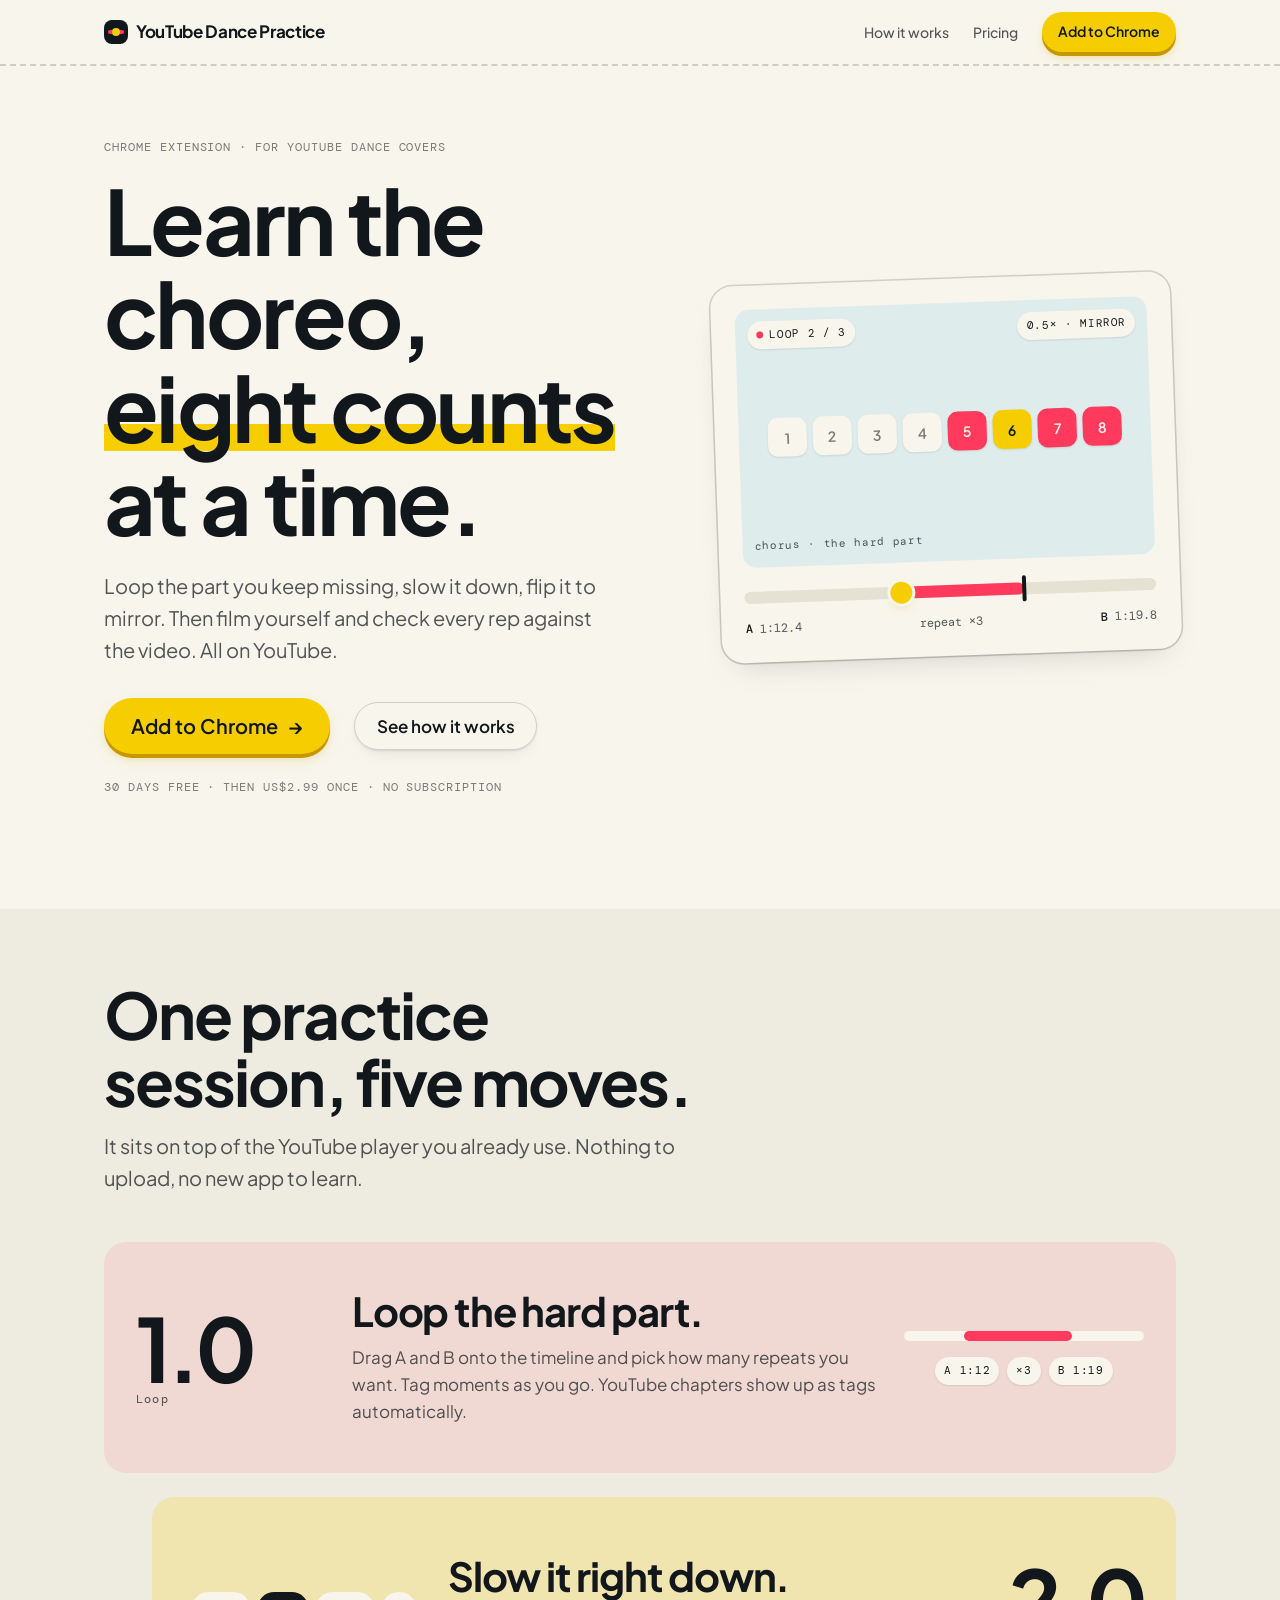
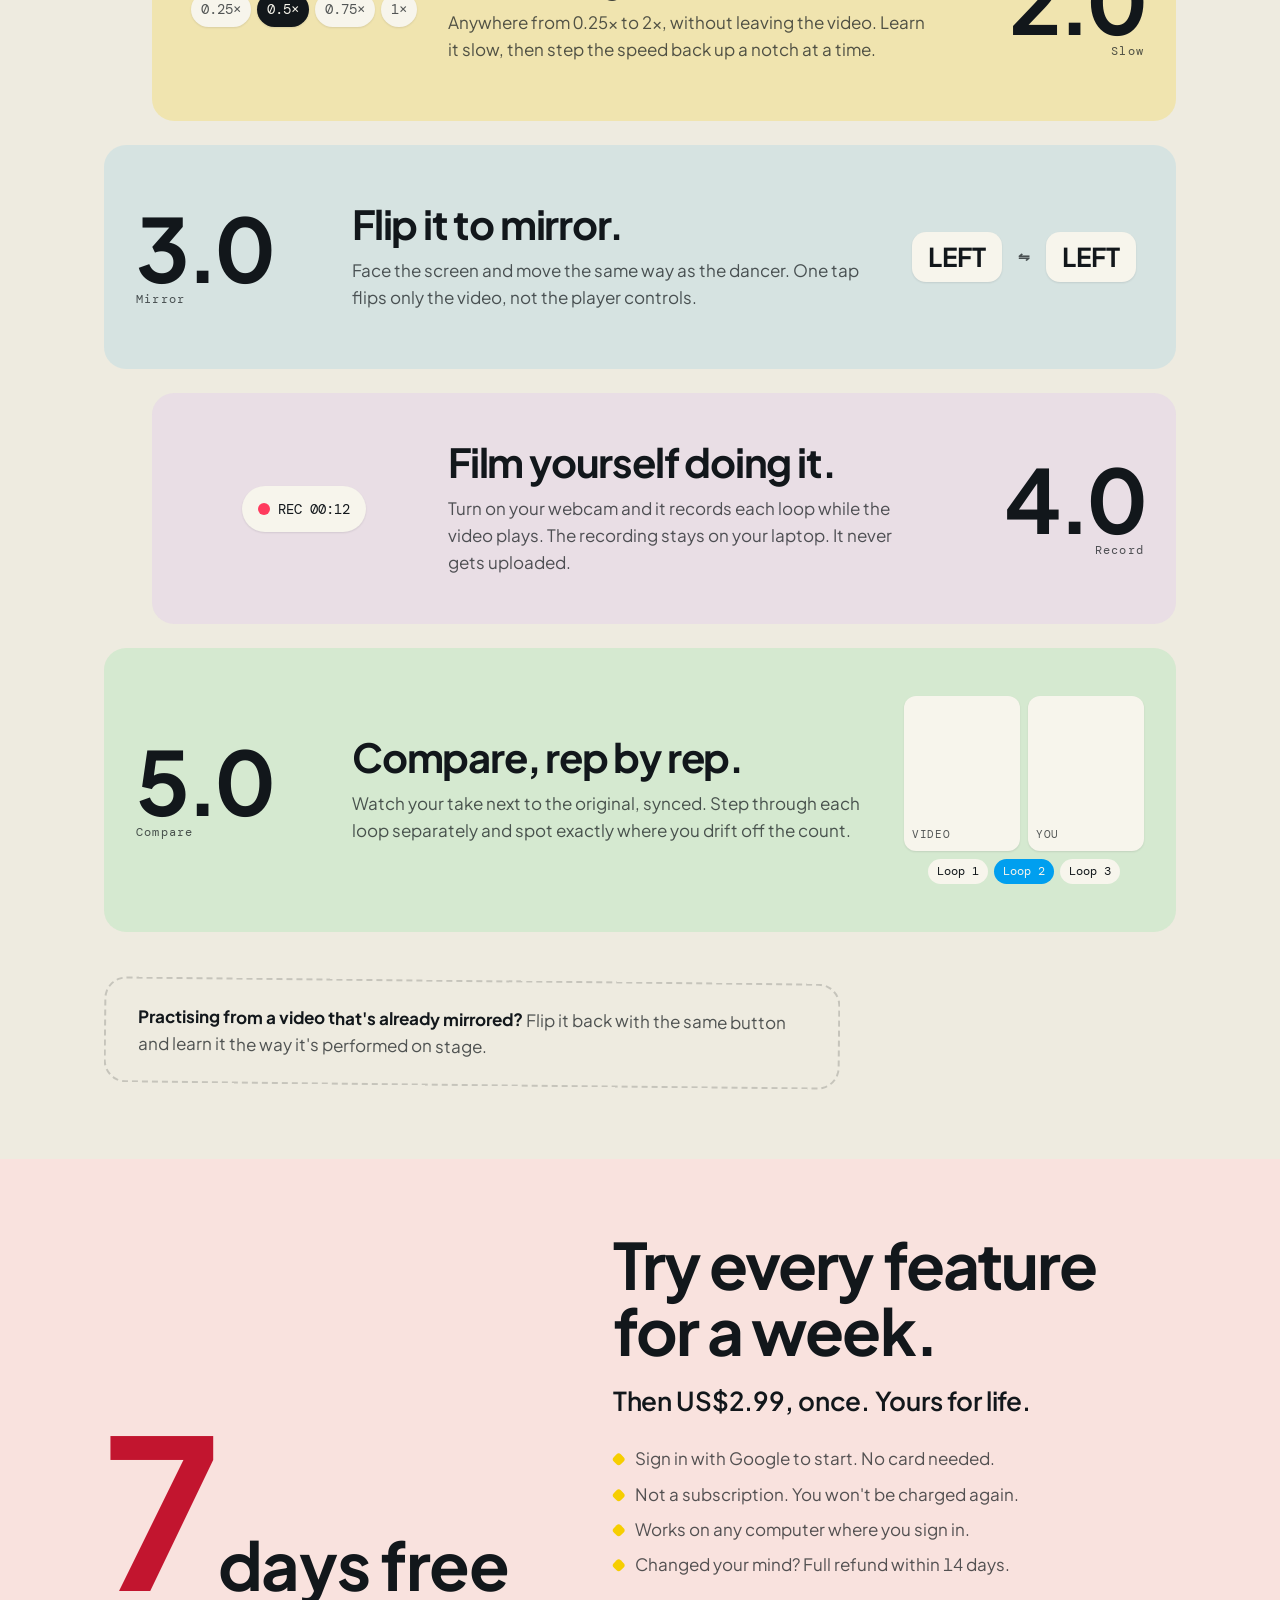
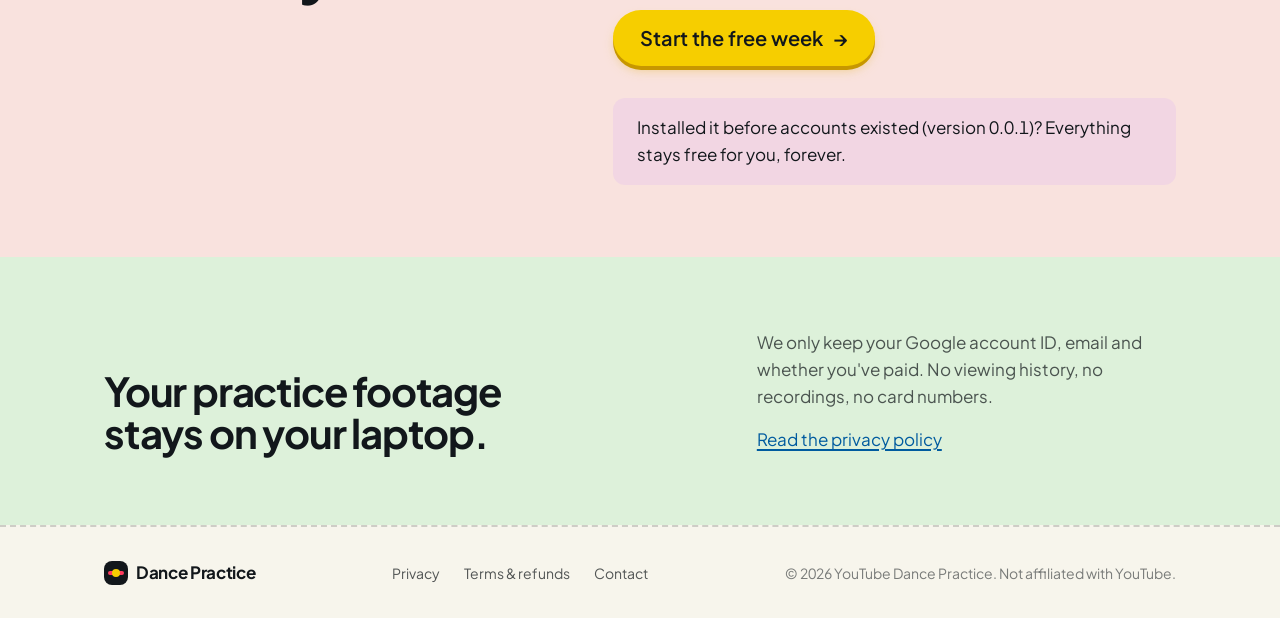
<file: index.html>
<!doctype html>
<html lang="en">
<head>
<meta charset="utf-8">
<meta name="viewport" content="width=device-width, initial-scale=1">
<title>YouTube Dance Practice — loop, slow, mirror, compare</title>
<meta name="description" content="A Chrome extension for learning choreography from YouTube: A/B loop the hard part, slow it to 0.25×, mirror it, record yourself and compare loop by loop. 30 days free, then US$2.99 once.">
<meta property="og:title" content="YouTube Dance Practice">
<meta property="og:description" content="Loop it. Slow it. Mirror it. Film yourself and compare. A Chrome extension for learning choreo from YouTube.">
<meta name="theme-color" content="#f8f6ec">
<link rel="preconnect" href="https://fonts.googleapis.com">
<link rel="preconnect" href="https://fonts.gstatic.com" crossorigin>
<link href="https://fonts.googleapis.com/css2?family=Plus+Jakarta+Sans:wght@400;500;600;700&family=DM+Mono:wght@400;500&display=swap" rel="stylesheet">
<link rel="stylesheet" href="site.css">
<script>document.documentElement.classList.add('js')</script>
</head>
<body>
<a class="skip" href="#main">Skip to content</a>

<header class="nav">
  <div class="shell nav__inner">
    <a class="wordmark" href="./" aria-label="YouTube Dance Practice home">
      <span class="wordmark__mark" aria-hidden="true"></span>
      <span class="wordmark__full">YouTube Dance Practice</span>
      <span class="wordmark__short">Dance Practice</span>
    </a>
    <nav class="nav__links" aria-label="Main">
      <a class="nav__link" href="#how">How it works</a>
      <a class="nav__link" href="#pricing">Pricing</a>
      <a class="btn btn--sm js-burst" href="https://chromewebstore.google.com/detail/enepmjpmphiopfeafalokkmohmifldfp" target="_blank" rel="noopener">Add to Chrome</a>
    </nav>
  </div>
</header>

<main id="main">
  <section class="hero">
    <div class="shell hero__grid">
      <div>
        <p class="mono hero__kicker">Chrome extension · for YouTube dance covers</p>
        <h1>Learn the choreo, <span class="loopword">eight counts</span> at a time.</h1>
        <p class="hero__lede">Loop the part you keep missing, slow it down, flip it to mirror. Then film yourself and check every rep against the video. All on YouTube.</p>
        <div class="hero__actions">
          <a class="btn btn--lg js-burst" href="https://chromewebstore.google.com/detail/enepmjpmphiopfeafalokkmohmifldfp" target="_blank" rel="noopener">Add to Chrome <span class="btn__arrow" aria-hidden="true">→</span></a>
          <a class="btn btn--soft" href="#how">See how it works</a>
        </div>
        <p class="mono hero__fine">30 days free · then US$2.99 once · no subscription</p>
      </div>

      <figure class="practice" aria-label="Illustration: the practice timeline with an A–B loop over counts five to eight, at half speed and mirrored">
        <div class="practice__stage">
          <div class="practice__chips" aria-hidden="true">
            <span class="chip"><span class="chip__dot"></span>Loop 2 / 3</span>
            <span class="chip">0.5× · Mirror</span>
          </div>
          <div class="practice__counts" aria-hidden="true">
            <span class="count">1</span><span class="count">2</span><span class="count">3</span><span class="count">4</span>
            <span class="count count--loop">5</span><span class="count count--now">6</span><span class="count count--loop">7</span><span class="count count--loop">8</span>
          </div>
          <span class="practice__label" aria-hidden="true">chorus · the hard part</span>
        </div>
        <div class="timeline" aria-hidden="true">
          <div class="timeline__track">
            <span class="timeline__loop"></span>
            <span class="timeline__marker timeline__marker--a"></span>
            <span class="timeline__marker timeline__marker--b"></span>
            <span class="playhead"></span>
          </div>
          <div class="timeline__times"><span><b>A</b> 1:12.4</span><span>repeat ×3</span><span><b>B</b> 1:19.8</span></div>
        </div>
      </figure>
    </div>
  </section>

  <section id="how" class="band band--paper2">
    <div class="shell">
      <div class="section-head reveal">
        <h2>One practice session, five moves.</h2>
        <p>It sits on top of the YouTube player you already use. Nothing to upload, no new app to learn.</p>
      </div>

      <ol class="steps">
        <li class="step step--coral">
          <div class="step__num" aria-hidden="true">1.0<small>Loop</small></div>
          <div class="step__body">
            <h3>Loop the hard part.</h3>
            <p>Drag A and B onto the timeline and pick how many repeats you want. Tag moments as you go. YouTube chapters show up as tags automatically.</p>
          </div>
          <div class="step__art" aria-hidden="true">
            <div class="mini">
              <div class="mini-loop"></div>
              <div class="mini-loop__x"><span class="chip">A 1:12</span><span class="chip">×3</span><span class="chip">B 1:19</span></div>
            </div>
          </div>
        </li>

        <li class="step step--pear">
          <div class="step__num" aria-hidden="true">2.0<small>Slow</small></div>
          <div class="step__body">
            <h3>Slow it right down.</h3>
            <p>Anywhere from 0.25× to 2×, without leaving the video. Learn it slow, then step the speed back up a notch at a time.</p>
          </div>
          <div class="step__art" aria-hidden="true">
            <div class="speed"><span>0.25×</span><span class="is-on">0.5×</span><span>0.75×</span><span>1×</span></div>
          </div>
        </li>

        <li class="step step--cyan">
          <div class="step__num" aria-hidden="true">3.0<small>Mirror</small></div>
          <div class="step__body">
            <h3>Flip it to mirror.</h3>
            <p>Face the screen and move the same way as the dancer. One tap flips only the video, not the player controls.</p>
          </div>
          <div class="step__art" aria-hidden="true">
            <div class="mirror"><span>LEFT</span><i>⇋</i><span>LEFT</span></div>
          </div>
        </li>

        <li class="step step--lav">
          <div class="step__num" aria-hidden="true">4.0<small>Record</small></div>
          <div class="step__body">
            <h3>Film yourself doing it.</h3>
            <p>Turn on your webcam and it records each loop while the video plays. The recording stays on your laptop. It never gets uploaded.</p>
          </div>
          <div class="step__art" aria-hidden="true">
            <span class="rec">REC 00:12</span>
          </div>
        </li>

        <li class="step step--mint">
          <div class="step__num" aria-hidden="true">5.0<small>Compare</small></div>
          <div class="step__body">
            <h3>Compare, rep by rep.</h3>
            <p>Watch your take next to the original, synced. Step through each loop separately and spot exactly where you drift off the count.</p>
          </div>
          <div class="step__art" aria-hidden="true">
            <div class="compare">
              <div>Video</div><div>You</div>
              <span class="compare__tabs"><span>Loop 1</span><span class="is-on">Loop 2</span><span>Loop 3</span></span>
            </div>
          </div>
        </li>
      </ol>

      <p class="aside"><strong>Practising from a video that's already mirrored?</strong> Flip it back with the same button and learn it the way it's performed on stage.</p>
    </div>
  </section>

  <section id="pricing" class="band band--coral">
    <div class="shell price">
      <div class="price__big" aria-hidden="true">7<span>days free</span></div>
      <div class="reveal">
        <h2>Try every feature for a week.</h2>
        <p class="price__then">Then US$2.99, once. Yours for life.</p>
        <ul class="price__list">
          <li>Sign in with Google to start. No card needed.</li>
          <li>Not a subscription. You won't be charged again.</li>
          <li>Works on any computer where you sign in.</li>
          <li>Changed your mind? Full refund within 14 days.</li>
        </ul>
        <a class="btn btn--lg js-burst" href="https://chromewebstore.google.com/detail/enepmjpmphiopfeafalokkmohmifldfp" target="_blank" rel="noopener">Start the free week <span class="btn__arrow" aria-hidden="true">→</span></a>
        <p class="price__legacy">Installed it before accounts existed (version 0.0.1)? Everything stays free for you, forever.</p>
      </div>
    </div>
  </section>

  <section class="band band--mint">
    <div class="shell promise">
      <h2 class="reveal">Your practice footage stays on your laptop.</h2>
      <div>
        <p>We only keep your Google account ID, email and whether you've paid. No viewing history, no recordings, no card numbers.</p>
        <p><a href="privacy.html">Read the privacy policy</a></p>
      </div>
    </div>
  </section>
</main>

<footer class="footer">
  <div class="shell footer__row">
    <a class="wordmark" href="./"><span class="wordmark__mark" aria-hidden="true"></span><span>Dance Practice</span></a>
    <div class="footer__links">
      <a href="privacy.html">Privacy</a>
      <a href="terms.html">Terms &amp; refunds</a>
      <a href="mailto:amztb12602@gmail.com">Contact</a>
    </div>
    <span class="footer__credit">© 2026 YouTube Dance Practice. Not affiliated with YouTube.</span>
  </div>
</footer>

<script src="site.js" defer></script>
</body>
</html>
</file>
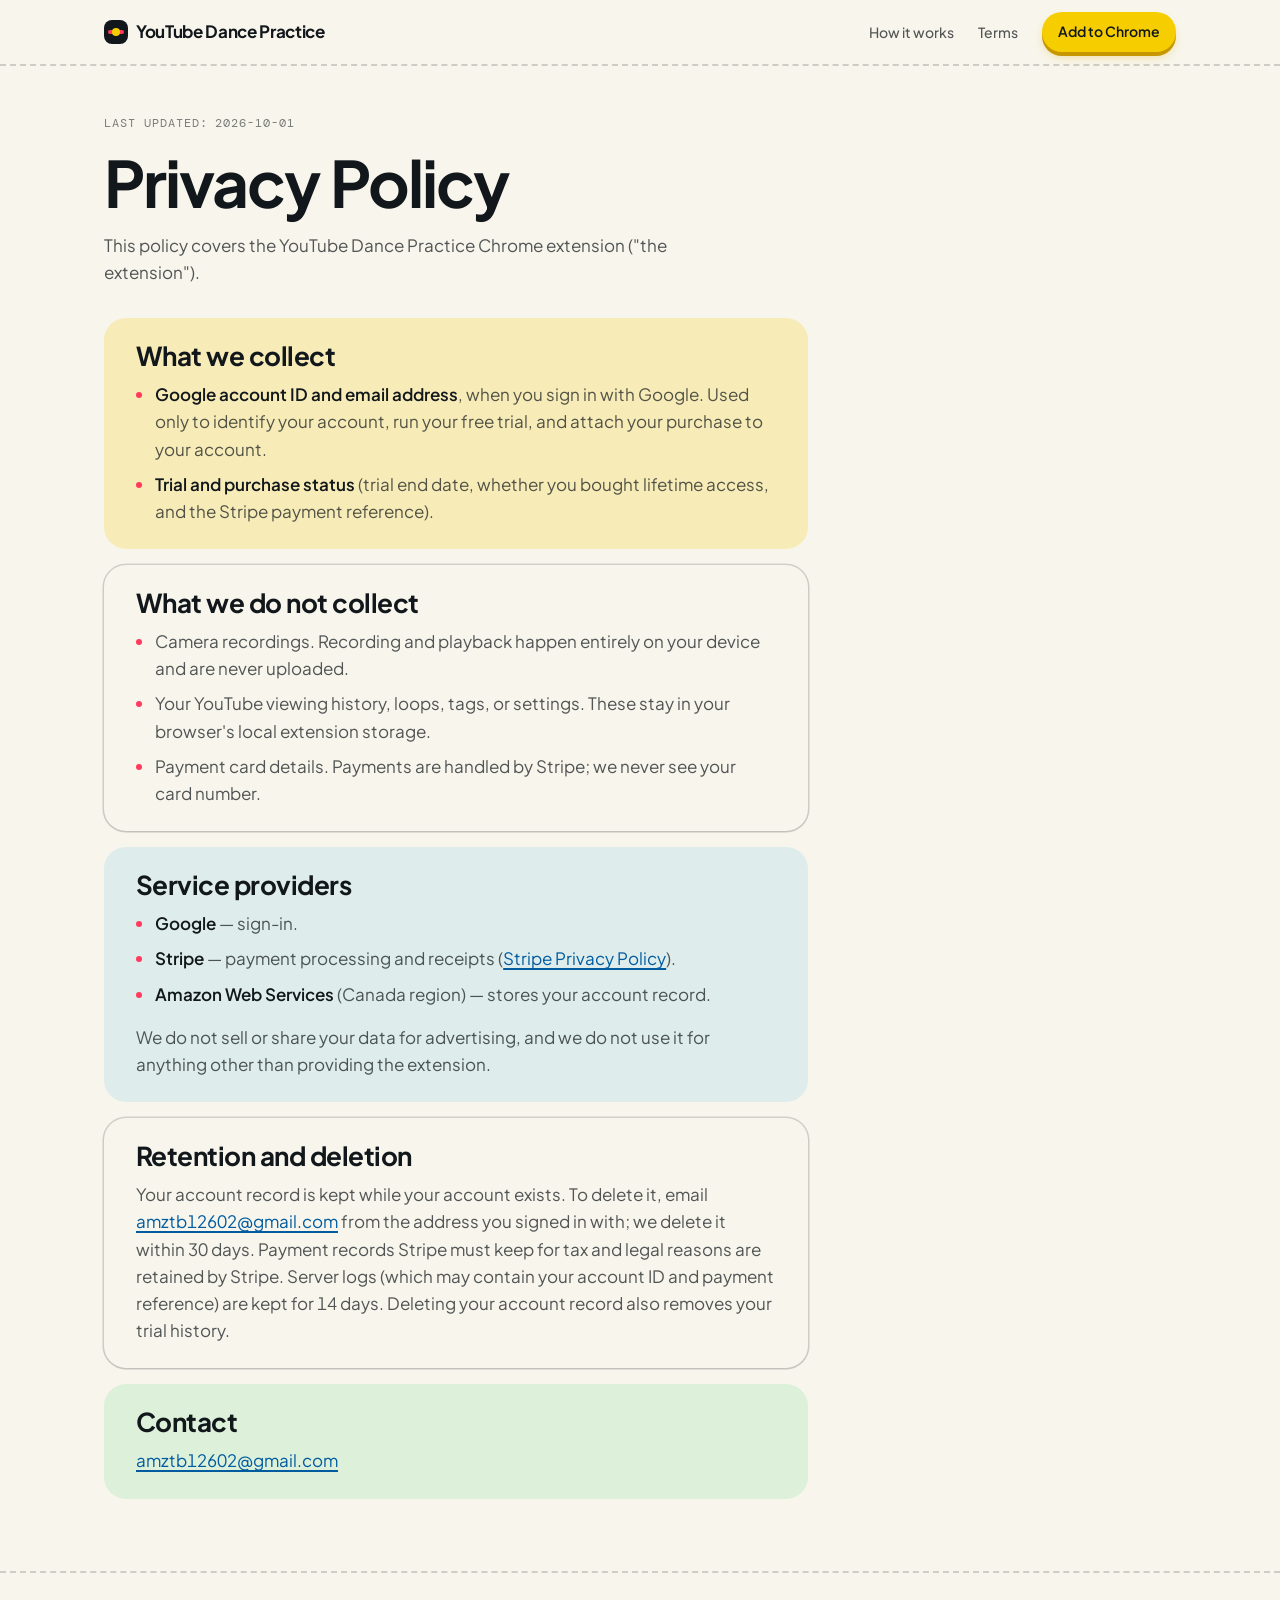
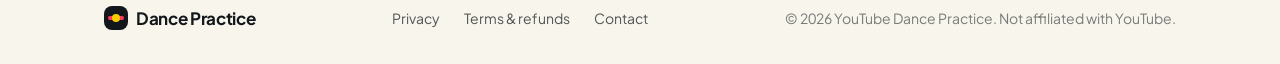
<file: privacy.html>
<!doctype html>
<html lang="en">
<head>
<meta charset="utf-8">
<meta name="viewport" content="width=device-width, initial-scale=1">
<title>Privacy Policy — YouTube Dance Practice</title>
<meta name="description" content="What the YouTube Dance Practice Chrome extension collects, what it never collects, and how to delete your account.">
<meta name="theme-color" content="#f8f6ec">
<link rel="preconnect" href="https://fonts.googleapis.com">
<link rel="preconnect" href="https://fonts.gstatic.com" crossorigin>
<link href="https://fonts.googleapis.com/css2?family=Plus+Jakarta+Sans:wght@400;500;600;700&family=DM+Mono:wght@400;500&display=swap" rel="stylesheet">
<link rel="stylesheet" href="site.css">
</head>
<body>
<a class="skip" href="#main">Skip to content</a>

<header class="nav">
  <div class="shell nav__inner">
    <a class="wordmark" href="./" aria-label="YouTube Dance Practice home">
      <span class="wordmark__mark" aria-hidden="true"></span>
      <span class="wordmark__full">YouTube Dance Practice</span>
      <span class="wordmark__short">Dance Practice</span>
    </a>
    <nav class="nav__links" aria-label="Main">
      <a class="nav__link" href="./#how">How it works</a>
      <a class="nav__link" href="terms.html">Terms</a>
      <a class="btn btn--sm" href="https://chromewebstore.google.com/detail/enepmjpmphiopfeafalokkmohmifldfp" target="_blank" rel="noopener">Add to Chrome</a>
    </nav>
  </div>
</header>

<main id="main" class="shell">
  <header class="doc-head">
    <span class="mono">Last updated: 2026-10-01</span>
    <h1>Privacy Policy</h1>
    <p>This policy covers the YouTube Dance Practice Chrome extension ("the extension").</p>
  </header>

  <div class="doc">
    <section class="qa">
      <h2>What we collect</h2>
      <ul>
        <li><strong>Google account ID and email address</strong>, when you sign in with Google. Used only to identify your account, run your free trial, and attach your purchase to your account.</li>
        <li><strong>Trial and purchase status</strong> (trial end date, whether you bought lifetime access, and the Stripe payment reference).</li>
      </ul>
    </section>

    <section class="qa">
      <h2>What we do not collect</h2>
      <ul>
        <li>Camera recordings. Recording and playback happen entirely on your device and are never uploaded.</li>
        <li>Your YouTube viewing history, loops, tags, or settings. These stay in your browser's local extension storage.</li>
        <li>Payment card details. Payments are handled by Stripe; we never see your card number.</li>
      </ul>
    </section>

    <section class="qa">
      <h2>Service providers</h2>
      <ul>
        <li><strong>Google</strong> — sign-in.</li>
        <li><strong>Stripe</strong> — payment processing and receipts (<a href="https://stripe.com/privacy">Stripe Privacy Policy</a>).</li>
        <li><strong>Amazon Web Services</strong> (Canada region) — stores your account record.</li>
      </ul>
      <p>We do not sell or share your data for advertising, and we do not use it for anything other than providing the extension.</p>
    </section>

    <section class="qa">
      <h2>Retention and deletion</h2>
      <p>Your account record is kept while your account exists. To delete it, email <a href="mailto:amztb12602@gmail.com">amztb12602@gmail.com</a> from the address you signed in with; we delete it within 30 days. Payment records Stripe must keep for tax and legal reasons are retained by Stripe. Server logs (which may contain your account ID and payment reference) are kept for 14 days. Deleting your account record also removes your trial history.</p>
    </section>

    <section class="qa">
      <h2>Contact</h2>
      <p><a href="mailto:amztb12602@gmail.com">amztb12602@gmail.com</a></p>
    </section>
  </div>
</main>

<footer class="footer">
  <div class="shell footer__row">
    <a class="wordmark" href="./"><span class="wordmark__mark" aria-hidden="true"></span><span>Dance Practice</span></a>
    <div class="footer__links">
      <a href="privacy.html" aria-current="page">Privacy</a>
      <a href="terms.html">Terms &amp; refunds</a>
      <a href="mailto:amztb12602@gmail.com">Contact</a>
    </div>
    <span class="footer__credit">© 2026 YouTube Dance Practice. Not affiliated with YouTube.</span>
  </div>
</footer>
</body>
</html>
</file>
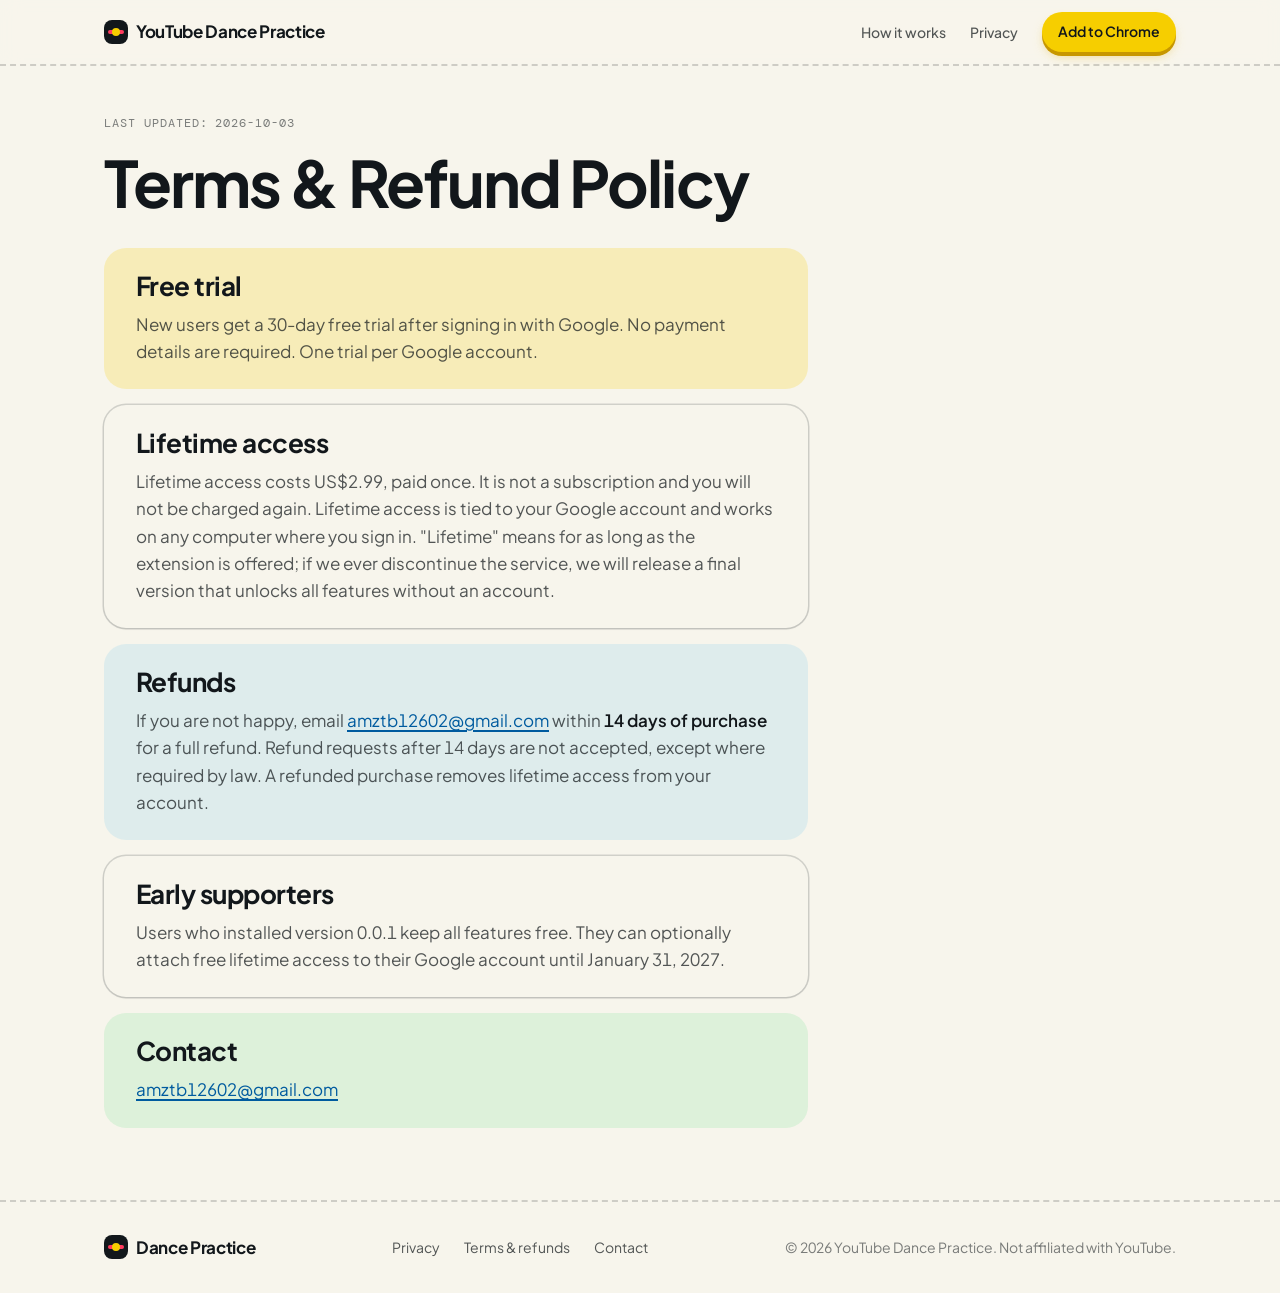
<file: terms.html>
<!doctype html>
<html lang="en">
<head>
<meta charset="utf-8">
<meta name="viewport" content="width=device-width, initial-scale=1">
<title>Terms &amp; Refund Policy — YouTube Dance Practice</title>
<meta name="description" content="Free trial, lifetime access, refunds and early-supporter terms for the YouTube Dance Practice Chrome extension.">
<meta name="theme-color" content="#f8f6ec">
<link rel="preconnect" href="https://fonts.googleapis.com">
<link rel="preconnect" href="https://fonts.gstatic.com" crossorigin>
<link href="https://fonts.googleapis.com/css2?family=Plus+Jakarta+Sans:wght@400;500;600;700&family=DM+Mono:wght@400;500&display=swap" rel="stylesheet">
<link rel="stylesheet" href="site.css">
</head>
<body>
<a class="skip" href="#main">Skip to content</a>

<header class="nav">
  <div class="shell nav__inner">
    <a class="wordmark" href="./" aria-label="YouTube Dance Practice home">
      <span class="wordmark__mark" aria-hidden="true"></span>
      <span class="wordmark__full">YouTube Dance Practice</span>
      <span class="wordmark__short">Dance Practice</span>
    </a>
    <nav class="nav__links" aria-label="Main">
      <a class="nav__link" href="./#how">How it works</a>
      <a class="nav__link" href="privacy.html">Privacy</a>
      <a class="btn btn--sm" href="https://chromewebstore.google.com/detail/enepmjpmphiopfeafalokkmohmifldfp" target="_blank" rel="noopener">Add to Chrome</a>
    </nav>
  </div>
</header>

<main id="main" class="shell">
  <header class="doc-head">
    <span class="mono">Last updated: 2026-10-03</span>
    <h1>Terms &amp; Refund Policy</h1>
  </header>

  <div class="doc">
    <section class="qa">
      <h2>Free trial</h2>
      <p>New users get a 30-day free trial after signing in with Google. No payment details are required. One trial per Google account.</p>
    </section>

    <section class="qa">
      <h2>Lifetime access</h2>
      <p>Lifetime access costs US$2.99, paid once. It is not a subscription and you will not be charged again. Lifetime access is tied to your Google account and works on any computer where you sign in. "Lifetime" means for as long as the extension is offered; if we ever discontinue the service, we will release a final version that unlocks all features without an account.</p>
    </section>

    <section class="qa">
      <h2>Refunds</h2>
      <p>If you are not happy, email <a href="mailto:amztb12602@gmail.com">amztb12602@gmail.com</a> within <strong>14 days of purchase</strong> for a full refund. Refund requests after 14 days are not accepted, except where required by law. A refunded purchase removes lifetime access from your account.</p>
    </section>

    <section class="qa">
      <h2>Early supporters</h2>
      <p>Users who installed version 0.0.1 keep all features free. They can optionally attach free lifetime access to their Google account until January 31, 2027.</p>
    </section>

    <section class="qa">
      <h2>Contact</h2>
      <p><a href="mailto:amztb12602@gmail.com">amztb12602@gmail.com</a></p>
    </section>
  </div>
</main>

<footer class="footer">
  <div class="shell footer__row">
    <a class="wordmark" href="./"><span class="wordmark__mark" aria-hidden="true"></span><span>Dance Practice</span></a>
    <div class="footer__links">
      <a href="privacy.html">Privacy</a>
      <a href="terms.html" aria-current="page">Terms &amp; refunds</a>
      <a href="mailto:amztb12602@gmail.com">Contact</a>
    </div>
    <span class="footer__credit">© 2026 YouTube Dance Practice. Not affiliated with YouTube.</span>
  </div>
</footer>
</body>
</html>
</file>
<file: site.css>
/* Hallmark · genre: playful · macrostructure: Narrative Workflow (home) + Conversational FAQ (legal) · design-system: design.md · designed-as-app
 * theme: Hum · nav: N1a wordmark+2 links (split, text, sticky) · footer: Ft2 inline single line (wordmark/links/credit, middot, spaced)
 * hero: H9 custom illustration (Tier-A CSS practice timeline, tilted -2deg) · features: F4 step sequence (1.0/2.0, zig-zag, dashed connector)
 * character: pear playhead dot inside the A/B loop · pop: coral loop region + one big "7" · enrichment: E-none beyond Tier-A CSS art
 * audience: K-pop / dance-cover learners, Gen Z · use: Add to Chrome · tone: playful
 */
@import url("tokens.css");

*, *::before, *::after { box-sizing: border-box; }
html, body { overflow-x: clip; }
html { -webkit-text-size-adjust: 100%; scroll-behavior: smooth; }
@media (prefers-reduced-motion: reduce) { html { scroll-behavior: auto; } }

body {
  margin: 0;
  background: var(--color-paper);
  color: var(--color-ink);
  font-family: var(--font-body);
  font-size: var(--text-md);
  line-height: 1.6;
  font-variant-numeric: tabular-nums;
  -webkit-font-smoothing: antialiased;
}

img, svg { display: block; max-width: 100%; }
p { margin: 0 0 var(--space-sm); }
p:last-child { margin-bottom: 0; }

h1, h2, h3 {
  font-family: var(--font-display);
  font-style: normal;
  font-weight: 700;
  letter-spacing: -0.03em;
  line-height: 1.04;
  margin: 0;
  overflow-wrap: anywhere;
  min-width: 0;
  text-wrap: balance;
}

a { color: var(--color-accent-2-ink); text-decoration-thickness: 2px; text-underline-offset: 0.18em; }
a:hover { color: var(--color-ink); }
a:focus-visible, button:focus-visible, summary:focus-visible {
  outline: 3px solid var(--color-focus);
  outline-offset: 3px;
  border-radius: 6px;
}

.mono {
  font-family: var(--font-label);
  font-size: var(--text-xs);
  letter-spacing: 0.08em;
  text-transform: uppercase;
}

.skip {
  position: absolute; left: var(--space-sm); top: -4rem;
  background: var(--color-ink); color: var(--color-paper);
  padding: var(--space-2xs) var(--space-sm); border-radius: var(--radius-pill); z-index: 20;
}
.skip:focus { top: var(--space-sm); }

/* ── shell: one width model for every section ─────────────────────────── */
.shell { max-width: var(--page-max); margin-inline: auto; padding-inline: var(--page-gutter); }
.band { padding-block: var(--space-2xl); }
.band--pear  { background: var(--tint-pear); }
.band--cyan  { background: var(--tint-cyan); }
.band--coral { background: var(--tint-coral); }
.band--mint  { background: var(--tint-mint); }
.band--paper2 { background: var(--color-paper-2); }

/* ── nav (N1a) ────────────────────────────────────────────────────────── */
.nav {
  position: sticky; top: 0; z-index: 10;
  background: color-mix(in oklch, var(--color-paper) 88%, transparent);
  backdrop-filter: saturate(1.4) blur(10px);
  -webkit-backdrop-filter: saturate(1.4) blur(10px);
  border-bottom: var(--rule-dash);
}
.nav__inner {
  display: flex; align-items: center; justify-content: space-between; gap: var(--space-sm);
  min-height: 4rem;
}
.wordmark {
  display: inline-flex; align-items: center; gap: var(--space-2xs);
  font-family: var(--font-display); font-weight: 700; font-size: var(--text-md);
  letter-spacing: -0.02em; color: var(--color-ink); text-decoration: none; white-space: nowrap;
}
.wordmark__mark {
  width: 1.5rem; height: 1.5rem; border-radius: 8px; position: relative; flex: none;
  background: var(--color-ink);
}
.wordmark__mark::before { /* the loop */
  content: ""; position: absolute; left: 4px; right: 4px; top: 50%; height: 4px; margin-top: -2px;
  border-radius: 2px; background: var(--color-accent-3);
}
.wordmark__mark::after { /* the playhead */
  content: ""; position: absolute; left: 50%; top: 50%; width: 8px; height: 8px; margin: -4px 0 0 -4px;
  border-radius: 50%; background: var(--color-accent);
}
.wordmark__short { display: none; }
.nav__links { display: flex; align-items: center; gap: var(--space-md); }
.nav__link {
  color: var(--color-ink-2); font-weight: 500; font-size: var(--text-sm);
  text-decoration: none; white-space: nowrap; display: none;
}
.nav__link:hover { color: var(--color-ink); text-decoration: underline; text-decoration-color: var(--color-accent-2); }
@media (min-width: 40rem) { .nav__link { display: inline; } }
@media (max-width: 24rem) {
  .wordmark__full { display: none; }
  .wordmark__short { display: inline; }
}

/* ── buttons (Hum system, verbatim anatomy) ───────────────────────────── */
.btn {
  --btn-face: var(--color-accent); --btn-ink: var(--color-ink);
  --btn-edge: var(--color-accent-deep); --btn-cast: var(--color-accent-cast);
  display: inline-flex; align-items: center; justify-content: center; gap: 0.5em;
  padding: 0.8rem 1.4rem; min-height: 3rem;
  font: 600 var(--text-md)/1.1 var(--font-body);
  border: 0; border-radius: var(--radius-pill);
  color: var(--btn-ink); background: var(--btn-face); text-decoration: none; white-space: nowrap;
  cursor: pointer; position: relative; isolation: isolate;
  box-shadow: 0 4px 0 0 var(--btn-edge), 0 6px 12px -3px var(--btn-cast);
  transform: translateY(0);
  transition: transform var(--dur-short) var(--ease-press), box-shadow var(--dur-short) var(--ease-press), background-color 160ms var(--ease-out);
}
.btn:hover  { color: var(--btn-ink); transform: translateY(-2px); box-shadow: 0 6px 0 0 var(--btn-edge), 0 12px 22px -4px var(--btn-cast); }
.btn:active { transform: translateY(3px); box-shadow: 0 1px 0 0 var(--btn-edge), 0 2px 6px -2px var(--btn-cast); transition-duration: var(--dur-press); }
.btn:focus-visible { outline: 3px solid var(--color-focus); outline-offset: 4px; border-radius: var(--radius-pill); }
.btn[disabled], .btn[aria-disabled="true"] { opacity: 0.5; cursor: not-allowed; pointer-events: none; transform: none; }
.btn__arrow { transition: transform var(--dur-short) var(--ease-press); }
.btn:hover .btn__arrow { transform: translateX(3px); }

.btn--sm { padding: 0.55rem 1rem; min-height: 2.5rem; font-size: var(--text-sm); }
.btn--lg { padding: 1rem 1.7rem; min-height: 3.5rem; font-size: var(--text-lg); }

.btn--soft {
  --btn-face: var(--color-paper); --btn-edge: transparent; --btn-cast: var(--color-ink-cast);
  box-shadow: var(--shadow-contact), 0 8px 18px -10px var(--btn-cast);
  outline: 1.5px solid var(--color-rule); outline-offset: -1.5px;
}
.btn--soft:hover  { box-shadow: var(--shadow-contact), 0 14px 24px -12px var(--btn-cast); }
.btn--soft:active { box-shadow: var(--shadow-contact); }
.btn--soft:focus-visible { outline: 3px solid var(--color-focus); outline-offset: 4px; }

@media (pointer: coarse) { .btn { min-height: 3rem; } }

/* star-burst — one firing per primary click */
.star-burst {
  position: fixed; width: 26px; height: 26px; margin: -13px 0 0 -13px; pointer-events: none; z-index: 30;
  background:
    linear-gradient(90deg, transparent 46%, var(--color-accent-3) 46% 54%, transparent 54%),
    linear-gradient(0deg,  transparent 46%, var(--color-accent-3) 46% 54%, transparent 54%);
  animation: star-burst 420ms var(--ease-out) forwards;
}
@keyframes star-burst {
  0%   { transform: scale(0) rotate(0deg);    opacity: 1; }
  60%  { transform: scale(1.25) rotate(35deg); opacity: 0.9; }
  100% { transform: scale(1.45) rotate(45deg); opacity: 0; }
}

/* ── hero (H9, off-centre: text left, art right) ──────────────────────── */
.hero { padding-block: var(--space-xl) var(--space-2xl); }
.hero__grid { display: grid; gap: var(--space-xl); align-items: center; }
@media (min-width: 60rem) {
  .hero { padding-block: var(--space-2xl) var(--space-3xl); }
  .hero__grid { grid-template-columns: minmax(0, 1.08fr) minmax(0, 0.92fr); gap: var(--space-2xl); }
}
.hero__kicker { color: var(--color-ink-3); margin-bottom: var(--space-sm); }
.hero h1 { font-size: var(--text-display); max-width: 12ch; }
.hero h1 .loopword {
  color: inherit; white-space: nowrap;
  background-image: linear-gradient(var(--color-accent) 0 0);
  background-repeat: no-repeat; background-size: 100% 0.3em; background-position: 0 86%;
  -webkit-box-decoration-break: clone; box-decoration-break: clone;
}
.hero__lede { font-size: var(--text-lg); color: var(--color-ink-2); max-width: 34ch; margin-top: var(--space-md); }
.hero__actions { display: flex; flex-wrap: wrap; gap: var(--space-sm) var(--space-md); margin-top: var(--space-lg); align-items: center; }
.hero__fine { margin-top: var(--space-md); color: var(--color-ink-3); }

/* ── the practice card: Tier-A CSS art of the real extension timeline ─── */
.practice {
  --tilt: -2deg;
  position: relative;
  background: var(--color-paper);
  border-radius: var(--radius-card);
  padding: var(--space-md);
  box-shadow: var(--shadow-contact), var(--shadow-ambient), 0 0 0 1.5px var(--color-rule);
  transform: rotate(var(--tilt));
  max-width: 34rem; justify-self: center; width: 100%;
}
.practice__stage {
  position: relative; aspect-ratio: 16 / 10; border-radius: 14px; overflow: hidden;
  background: var(--tint-cyan);
  display: grid; place-items: center;
}
.practice__counts {
  display: grid; grid-template-columns: repeat(8, minmax(0, 1fr)); gap: 6px; width: 86%;
}
.count {
  aspect-ratio: 1; border-radius: 10px; display: grid; place-items: center;
  font: 600 var(--text-sm)/1 var(--font-display);
  background: var(--color-paper); color: var(--color-ink-3);
  box-shadow: var(--shadow-contact);
}
.count--loop { background: var(--color-accent-3); color: var(--color-paper); }
.count--now  { background: var(--color-accent); color: var(--color-ink); }
.practice__chips {
  position: absolute; left: var(--space-xs); right: var(--space-xs); top: var(--space-xs);
  display: flex; justify-content: space-between; gap: var(--space-2xs);
}
.chip {
  display: inline-flex; align-items: center; gap: 6px;
  font-family: var(--font-label); font-size: 0.6875rem; letter-spacing: 0.06em; text-transform: uppercase;
  padding: 5px 9px; border-radius: var(--radius-pill);
  background: var(--color-paper); color: var(--color-ink); box-shadow: var(--shadow-contact);
  white-space: nowrap;
}
.chip__dot { width: 7px; height: 7px; border-radius: 50%; background: var(--color-accent-3); }
.practice__label {
  position: absolute; left: var(--space-xs); bottom: var(--space-xs);
  font-family: var(--font-label); font-size: 0.6875rem; letter-spacing: 0.06em; color: var(--color-ink-2);
}

.timeline { margin-top: var(--space-md); }
.timeline__track {
  position: relative; height: 12px; border-radius: var(--radius-pill);
  background: var(--color-paper-3);
}
.timeline__loop {
  position: absolute; top: 0; bottom: 0; left: 38%; width: 30%;
  border-radius: var(--radius-pill); background: var(--color-accent-3);
}
.timeline__marker {
  position: absolute; top: -7px; width: 4px; height: 26px; border-radius: 2px; background: var(--color-ink);
}
.timeline__marker--a { left: calc(38% - 2px); }
.timeline__marker--b { left: calc(68% - 2px); }
.playhead { /* the character: pear dot riding the loop */
  position: absolute; top: 50%; left: 38%; width: 22px; height: 22px; margin: -11px 0 0 -11px;
  border-radius: 50%; background: var(--color-accent);
  box-shadow: 0 0 0 3px var(--color-paper), 0 4px 10px -2px var(--color-accent-cast);
  animation: playhead 2.4s linear infinite;
  transition: transform var(--dur-mid) var(--ease-spring);
}
.practice:hover .playhead { transform: scale(1.25); }
@keyframes playhead {
  0%   { left: 38%; }
  100% { left: 68%; }
}
.timeline__times {
  display: flex; justify-content: space-between; margin-top: var(--space-sm);
  font-family: var(--font-label); font-size: var(--text-xs); color: var(--color-ink-2);
}
.timeline__times b { color: var(--color-ink); font-weight: 500; }

/* ── section heads ────────────────────────────────────────────────────── */
.section-head { max-width: 40rem; margin-bottom: var(--space-xl); }
.section-head h2 { font-size: var(--text-display-s); }
.section-head p { margin-top: var(--space-sm); color: var(--color-ink-2); font-size: var(--text-lg); }

/* ── F4 step sequence: the practice loop, numbered ────────────────────── */
.steps { list-style: none; margin: 0; padding: 0; display: grid; gap: var(--space-md); }
.step {
  display: grid; gap: var(--space-md); align-items: center;
  padding: var(--space-lg) var(--space-md);
  border-radius: var(--radius-card);
  transition: transform var(--dur-mid) var(--ease-spring), background-color var(--dur-mid) var(--ease-out);
}
.step--pear  { background: var(--tint-pear); }
.step--cyan  { background: var(--tint-cyan); }
.step--coral { background: var(--tint-coral); }
.step--mint  { background: var(--tint-mint); }
.step--lav   { background: var(--tint-lav); }
@media (hover: hover) and (pointer: fine) {
  .step:hover { transform: translateY(-4px); }
}
.step__num {
  font: 700 var(--text-stage)/0.85 var(--font-display);
  letter-spacing: -0.05em; color: var(--color-ink); white-space: nowrap;
}
.step__num small {
  display: block; margin-top: var(--space-2xs);
  font-family: var(--font-label); font-size: var(--text-xs); font-weight: 400; letter-spacing: 0.1em; color: var(--color-ink-2);
}
.step h3 { font-size: var(--text-2xl); margin-bottom: var(--space-xs); }
.step__body p { color: var(--color-ink-2); max-width: 46ch; }
.step__art { display: grid; place-items: center; min-height: 8rem; }

@media (min-width: 48rem) {
  .step { grid-template-columns: 12rem minmax(0, 1fr) minmax(0, 15rem); padding: var(--space-xl) var(--space-lg); }
  .step:nth-child(even) { grid-template-columns: minmax(0, 15rem) minmax(0, 1fr) 12rem; }
  .step:nth-child(even) .step__art { order: -1; }
  .step:nth-child(even) .step__num { order: 1; text-align: right; }
}
@media (min-width: 60rem) {
  .step:nth-child(2) { margin-inline-start: var(--space-xl); }
  .step:nth-child(4) { margin-inline-start: var(--space-xl); }
}

/* mini art per stage — all CSS, all honest to the product */
.mini { width: 100%; max-width: 15rem; }
.mini-loop { position: relative; height: 10px; border-radius: var(--radius-pill); background: var(--color-paper); }
.mini-loop::before { content: ""; position: absolute; inset: 0 30% 0 25%; border-radius: inherit; background: var(--color-accent-3); }
.mini-loop__x {
  display: flex; justify-content: center; gap: var(--space-2xs); margin-top: var(--space-sm);
}
.speed { display: flex; gap: 6px; flex-wrap: wrap; justify-content: center; }
.speed span {
  font-family: var(--font-label); font-size: var(--text-sm); padding: 6px 10px; border-radius: var(--radius-pill);
  background: var(--color-paper); box-shadow: var(--shadow-contact); color: var(--color-ink-2);
}
.speed span.is-on { background: var(--color-ink); color: var(--color-paper); }
.mirror { display: flex; align-items: center; gap: var(--space-sm); font: 700 var(--text-xl)/1 var(--font-display); }
.mirror span { padding: var(--space-xs) var(--space-sm); border-radius: 14px; background: var(--color-paper); box-shadow: var(--shadow-contact); }
.mirror span + span { transform: scaleX(-1); }
.mirror i { font-style: normal; font-family: var(--font-label); font-size: var(--text-sm); color: var(--color-ink-2); }
.rec { display: inline-flex; align-items: center; gap: var(--space-2xs); padding: var(--space-xs) var(--space-sm); border-radius: var(--radius-pill); background: var(--color-paper); box-shadow: var(--shadow-contact); font-family: var(--font-label); font-size: var(--text-sm); }
.rec::before { content: ""; width: 12px; height: 12px; border-radius: 50%; background: var(--color-accent-3); }
.compare { display: grid; grid-template-columns: repeat(2, minmax(0, 1fr)); gap: 8px; width: 100%; max-width: 15rem; }
.compare div {
  aspect-ratio: 3 / 4; border-radius: 12px; background: var(--color-paper); box-shadow: var(--shadow-contact);
  display: grid; place-items: end start; padding: 8px; font-family: var(--font-label); font-size: 0.6875rem; letter-spacing: 0.06em; text-transform: uppercase; color: var(--color-ink-2);
}
.compare div:last-child { background: var(--tint-pear); }
.compare__tabs { grid-column: 1 / -1; display: flex; gap: 6px; justify-content: center; }
.compare__tabs span { font-family: var(--font-label); font-size: var(--text-xs); padding: 3px 9px; border-radius: var(--radius-pill); background: var(--color-paper); }
.compare__tabs span.is-on { background: var(--color-accent-2); color: var(--color-paper); }

.aside {
  margin-top: var(--space-xl); padding: var(--space-md) var(--space-lg);
  border: var(--rule-dash); border-radius: var(--radius-card);
  color: var(--color-ink-2); max-width: 46rem; transform: rotate(0.6deg);
}
.aside strong { color: var(--color-ink); }

/* ── pricing: one honest line, coral moment ───────────────────────────── */
.price { display: grid; gap: var(--space-xl); align-items: center; }
@media (min-width: 60rem) { .price { grid-template-columns: minmax(0, 0.9fr) minmax(0, 1.1fr); } }
.price__big {
  font: 700 clamp(6rem, 18vw, 13rem)/0.8 var(--font-display); letter-spacing: -0.06em; color: var(--color-accent-3-deep);
}
.price__big span { font-size: 0.32em; letter-spacing: -0.02em; color: var(--color-ink); margin-left: 0.15em; }
.price h2 { font-size: var(--text-display-s); }
.price__then { font-size: var(--text-xl); margin-top: var(--space-sm); color: var(--color-ink); font-weight: 600; letter-spacing: -0.01em; }
.price__list { list-style: none; padding: 0; margin: var(--space-md) 0 var(--space-lg); display: grid; gap: var(--space-2xs); color: var(--color-ink-2); }
.price__list li { display: flex; gap: var(--space-xs); align-items: baseline; }
.price__list li::before { content: ""; flex: none; width: 10px; height: 10px; border-radius: 3px; background: var(--color-accent); transform: rotate(45deg) translateY(-1px); }
.price__legacy { margin-top: var(--space-lg); padding: var(--space-sm) var(--space-md); border-radius: var(--radius-input); background: var(--tint-lav); color: var(--color-ink); }

/* ── privacy promise ──────────────────────────────────────────────────── */
.promise { display: grid; gap: var(--space-md); }
@media (min-width: 60rem) { .promise { grid-template-columns: minmax(0, 1.2fr) minmax(0, 0.8fr); align-items: end; } }
.promise h2 { font-size: var(--text-2xl); max-width: 22ch; }
.promise p { color: var(--color-ink-2); max-width: 44ch; }

/* ── footer (Ft2) ─────────────────────────────────────────────────────── */
.footer { border-top: var(--rule-dash); padding-block: var(--space-lg); }
.footer__row { display: flex; flex-wrap: wrap; gap: var(--space-xs) var(--space-md); align-items: center; justify-content: space-between; }
.footer__links { display: flex; flex-wrap: wrap; gap: var(--space-2xs) var(--space-md); }
.footer__links a { color: var(--color-ink-2); font-size: var(--text-sm); text-decoration: none; white-space: nowrap; }
.footer__links a:hover { color: var(--color-ink); text-decoration: underline; text-decoration-color: var(--color-accent-2); }
.footer__credit { color: var(--color-ink-3); font-size: var(--text-sm); }

/* ── legal pages: conversational Q&A cards ────────────────────────────── */
.doc-head { padding-block: var(--space-xl) var(--space-lg); }
.doc-head h1 { font-size: var(--text-display-s); max-width: 16ch; }
.doc-head p { margin-top: var(--space-sm); color: var(--color-ink-2); max-width: 52ch; }
.doc-head .mono { color: var(--color-ink-3); margin-bottom: var(--space-sm); display: block; }
.doc { display: grid; gap: var(--space-sm); max-width: var(--doc-max); padding-bottom: var(--space-2xl); }
.qa {
  background: var(--color-paper); border-radius: var(--radius-card);
  padding: var(--space-md) var(--space-lg); box-shadow: var(--shadow-contact), 0 0 0 1.5px var(--color-rule);
}
.qa:nth-child(5n+1) { background: var(--tint-pear); box-shadow: none; }
.qa:nth-child(5n+3) { background: var(--tint-cyan); box-shadow: none; }
.qa:nth-child(5n+5) { background: var(--tint-mint); box-shadow: none; }
.qa h2 { font-size: var(--text-xl); letter-spacing: -0.02em; margin-bottom: var(--space-xs); }
.qa ul { margin: 0; padding-left: 1.2rem; display: grid; gap: var(--space-2xs); color: var(--color-ink-2); }
.qa ul li::marker { color: var(--color-accent-3); }
.qa p { color: var(--color-ink-2); }
.qa strong { color: var(--color-ink); font-weight: 600; }
.doc-back { margin-top: var(--space-md); }

/* ── reveal (headings only, JS-gated so content never hides without JS) ─ */
.js .reveal { opacity: 0; transform: translateY(12px); transition: opacity var(--dur-long) var(--ease-snap), transform var(--dur-long) var(--ease-snap); }
.js .reveal.is-in { opacity: 1; transform: none; }

@media (prefers-reduced-motion: reduce) {
  *, *::before, *::after { animation-duration: 0.01ms !important; animation-iteration-count: 1 !important; }
  .playhead { animation: none; left: 52%; }
  .btn, .step, .btn__arrow, .playhead { transition: background-color 150ms linear, opacity 150ms linear; }
  .btn:hover, .btn:active, .step:hover, .practice:hover .playhead { transform: none; }
  .js .reveal { opacity: 1; transform: none; transition: none; }
  .star-burst { display: none; }
}

.qa ul + p { margin-top: var(--space-sm); }
</file>
